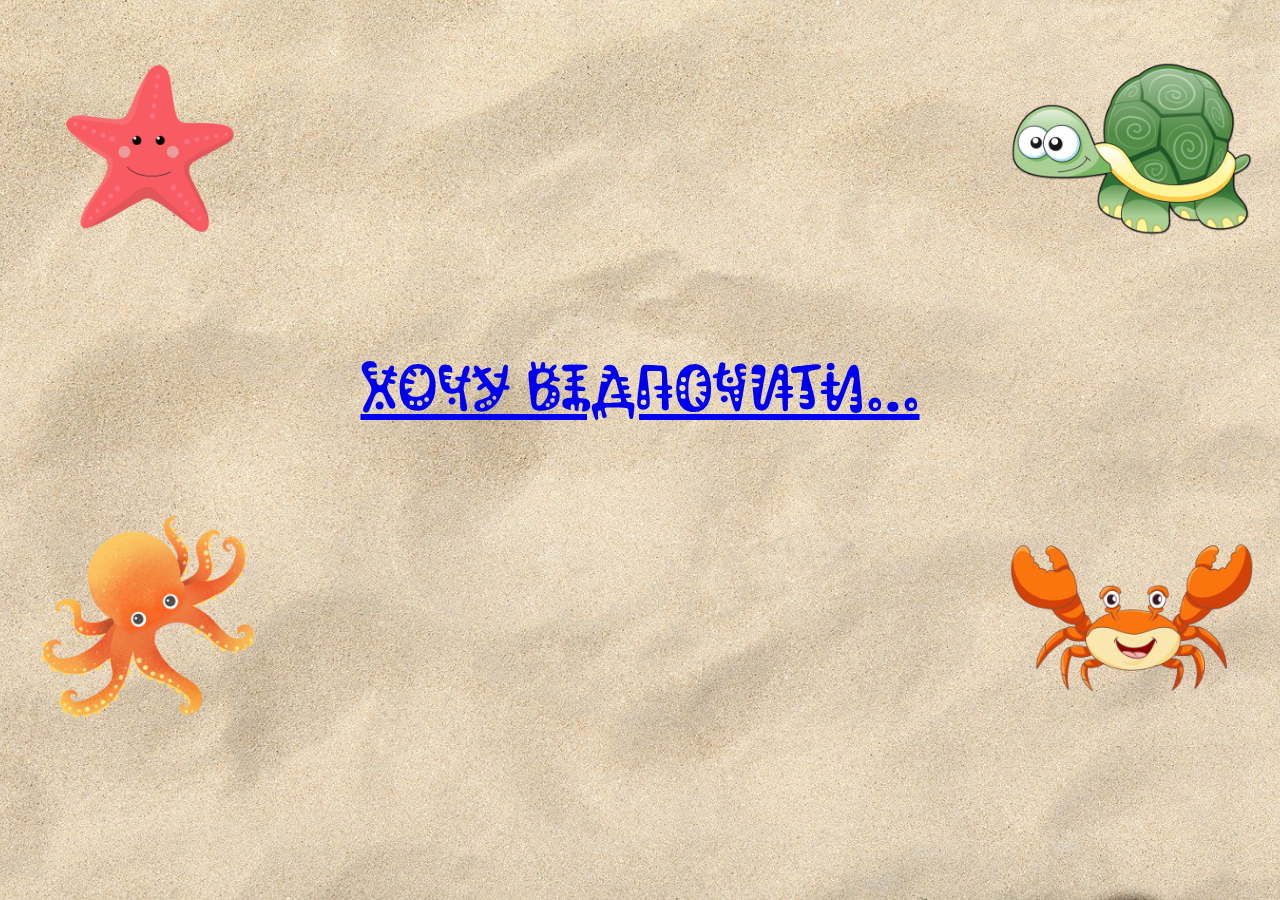
<file: index.html>
<!DOCTYPE html>
<html lang="en">

<head>
    <meta charset="UTF-8">
    <meta name="viewport" content="width=device-width, initial-scale=1.0">
    <title>Wanna Relax</title>
    <link rel="stylesheet" href="./css/reset.css">
    <link rel="stylesheet" href="./css/style.css">

</head>

<body>
    <div class="wrapper">
        <div class="wrapper__line">
            <div class="wrapper__item">
                <a href="./pages/maldives.html" class="wrapper__link">
                    <img src="./images/starfish.png" alt="starfish">
                    <div class="dream">
                        <img class="dream-img" src="./images/dream_right.png" alt="dream_right">
                        <h2 class="dream-title">
                            на мальдівах
                        </h2>
                    </div>
                </a>
            </div>
            <div class="wrapper__item wrapper__item--mod">
                <a href="./pages/bali.html" class="wrapper__link">
                    <img src="./images/turtle.png" alt="turtle">
                    <div class="dream">
                        <img class="dream-img" src="./images/dream_left.png" alt="dream_left">
                        <h2 class="dream-title">
                            на балі
                        </h2>
                    </div>
                </a>
            </div>
        </div>
        <div class="wrapper__line">
            <div class="wrapper__item wrapper__item--spec">
                <a href="#" class="wrapper__link">
                    Хочу відпочити...
                </a>
                <ul class="nav">
                    <li class="nav__item">
                        <a href="./pages/maldives.html" class="nav__link">
                            на мальдівах
                        </a>
                    </li>
                    <li class="nav__item">
                        <a href="./pages/bali.html" class="nav__link">
                            на балi
                        </a>
                    </li>
                    <li class="nav__item">
                        <a href="./pages/egypt.html" class="nav__link">
                            в єгипті
                        </a>
                    </li>
                    <li class="nav__item">
                        <a href="./pages/greece.html" class="nav__link">
                            в греції
                        </a>
                    </li>
                </ul>
            </div>
        </div>
        <div class="wrapper__line">
            <div class="wrapper__item">
                <a href="./pages/greece.html" class="wrapper__link">
                    <img src="./images/octopus.png" alt="octopus">
                    <div class="dream">
                        <img class="dream-img" src="./images/dream_right.png" alt="dream">
                        <h2 class="dream-title">
                            в греції
                        </h2>
                    </div>
                </a>
            </div>
            <div class="wrapper__item wrapper__item--mod">
                <a href="./pages/egypt.html" class="wrapper__link">
                    <img src="./images/crab.png" alt="crab">
                    <div class="dream">
                        <img class="dream-img" src="./images/dream_left.png" alt="dream_left">
                        <h2 class="dream-title">
                            в єгипті
                        </h2>
                    </div>
                </a>
            </div>
        </div>
    </div>

</html>
</file>
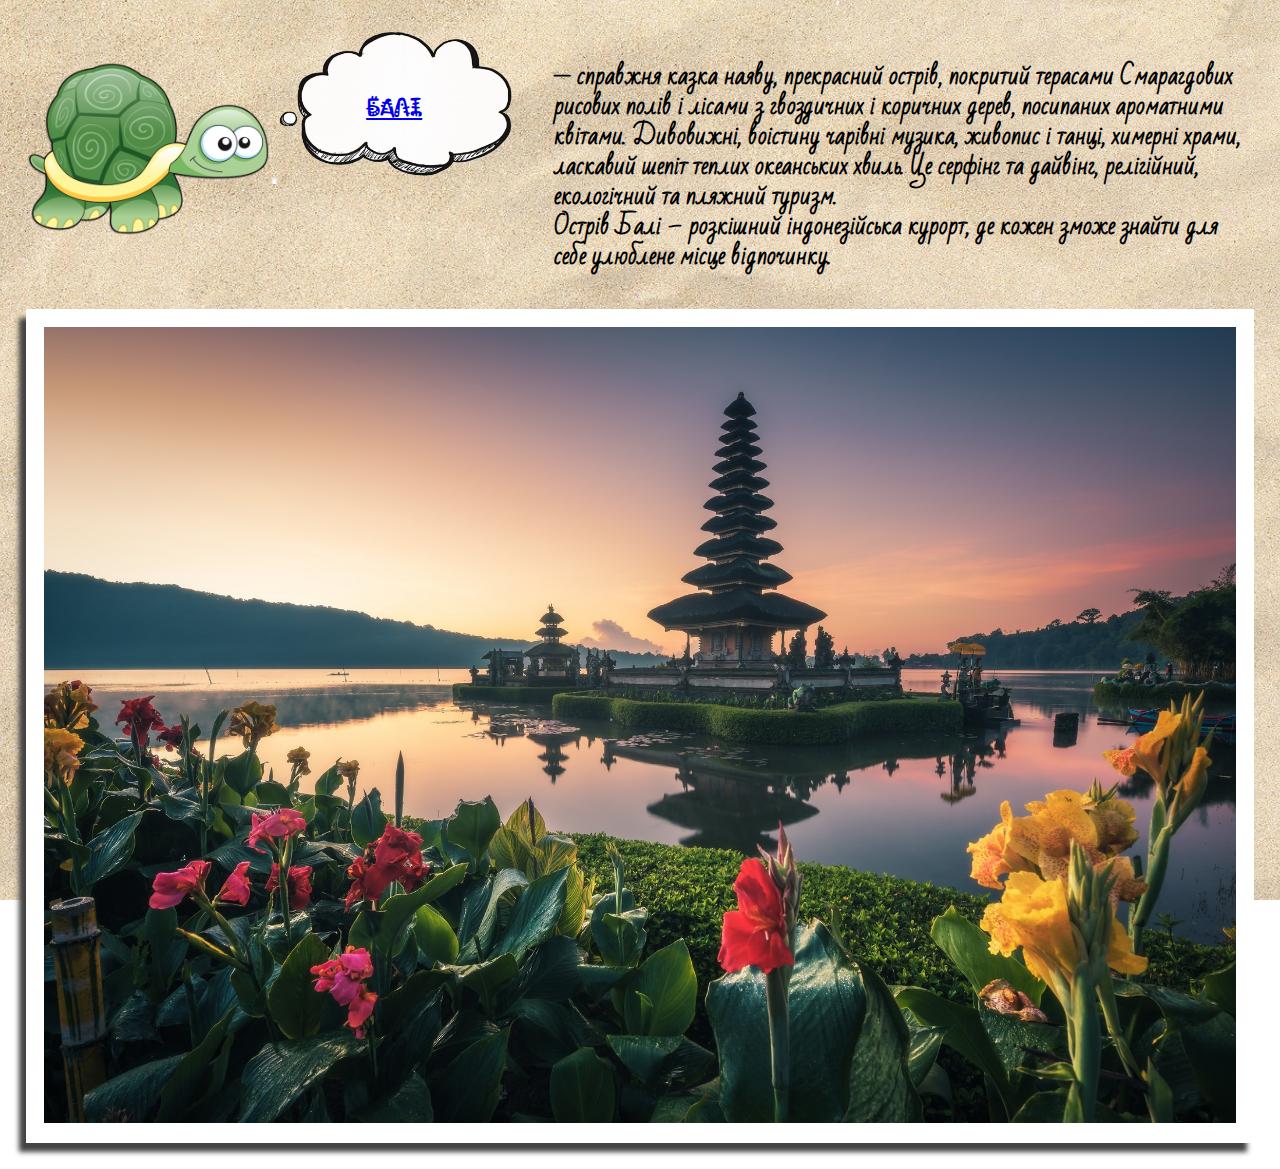
<file: pages/bali.html>
<!DOCTYPE html>
<html lang="en">

<head>
    <meta charset="UTF-8">
    <meta name="viewport" content="width=device-width, initial-scale=1.0">
    <title>Bali</title>
    <link rel="stylesheet" href="../css/reset.css">
    <link rel="stylesheet" href="../css/style.css">
</head>

<body>
    <div class="wrapper">
        <div class="wrapper__line--mod">
            <div class="wrapper__item">
                <a class="country-link" href="../index.html" title="повернутися на головну сторінку">
                    <img class="country-logo--mod" src="../images/turtle.png" alt="turtle">
                </a>
            </div>
            <div class="wrapper__item">
                <a class="country-link" href="../index.html" title="повернутися на головну сторінку">
                    <img class="country-dream" src="../images/dream_right.png" alt="dream">
                    <h2 class="dream-title">
                        балі
                    </h2>
                </a>
            </div>
            <div class="wrapper__item--add">
                <p class="country-text">
                    — справжня казка наяву, прекрасний острів, покритий терасами Смарагдових рисових полів і лісами з
                    гвоздичних і коричних дерев, посипаних ароматними квітами. Дивовижні, воістину чарівні музика,
                    живопис і танці, химерні храми, ласкавий шепіт теплих океанських хвиль. Це серфінг та дайвінг,
                    релігійний, екологічний та пляжний туризм.
                    <br>
                    Острів Балі – розкішний індонезійська курорт, де кожен зможе знайти для себе улюблене місце
                    відпочинку.
                </p>
            </div>
        </div>
        <div class="wrapper__line--mod">
            <div class="wrapper__item--full">
                <img class="country-pic" src="../images/bali.jpg" alt="bali">
            </div>
        </div>
    </div>
</body>

</html>
</file>
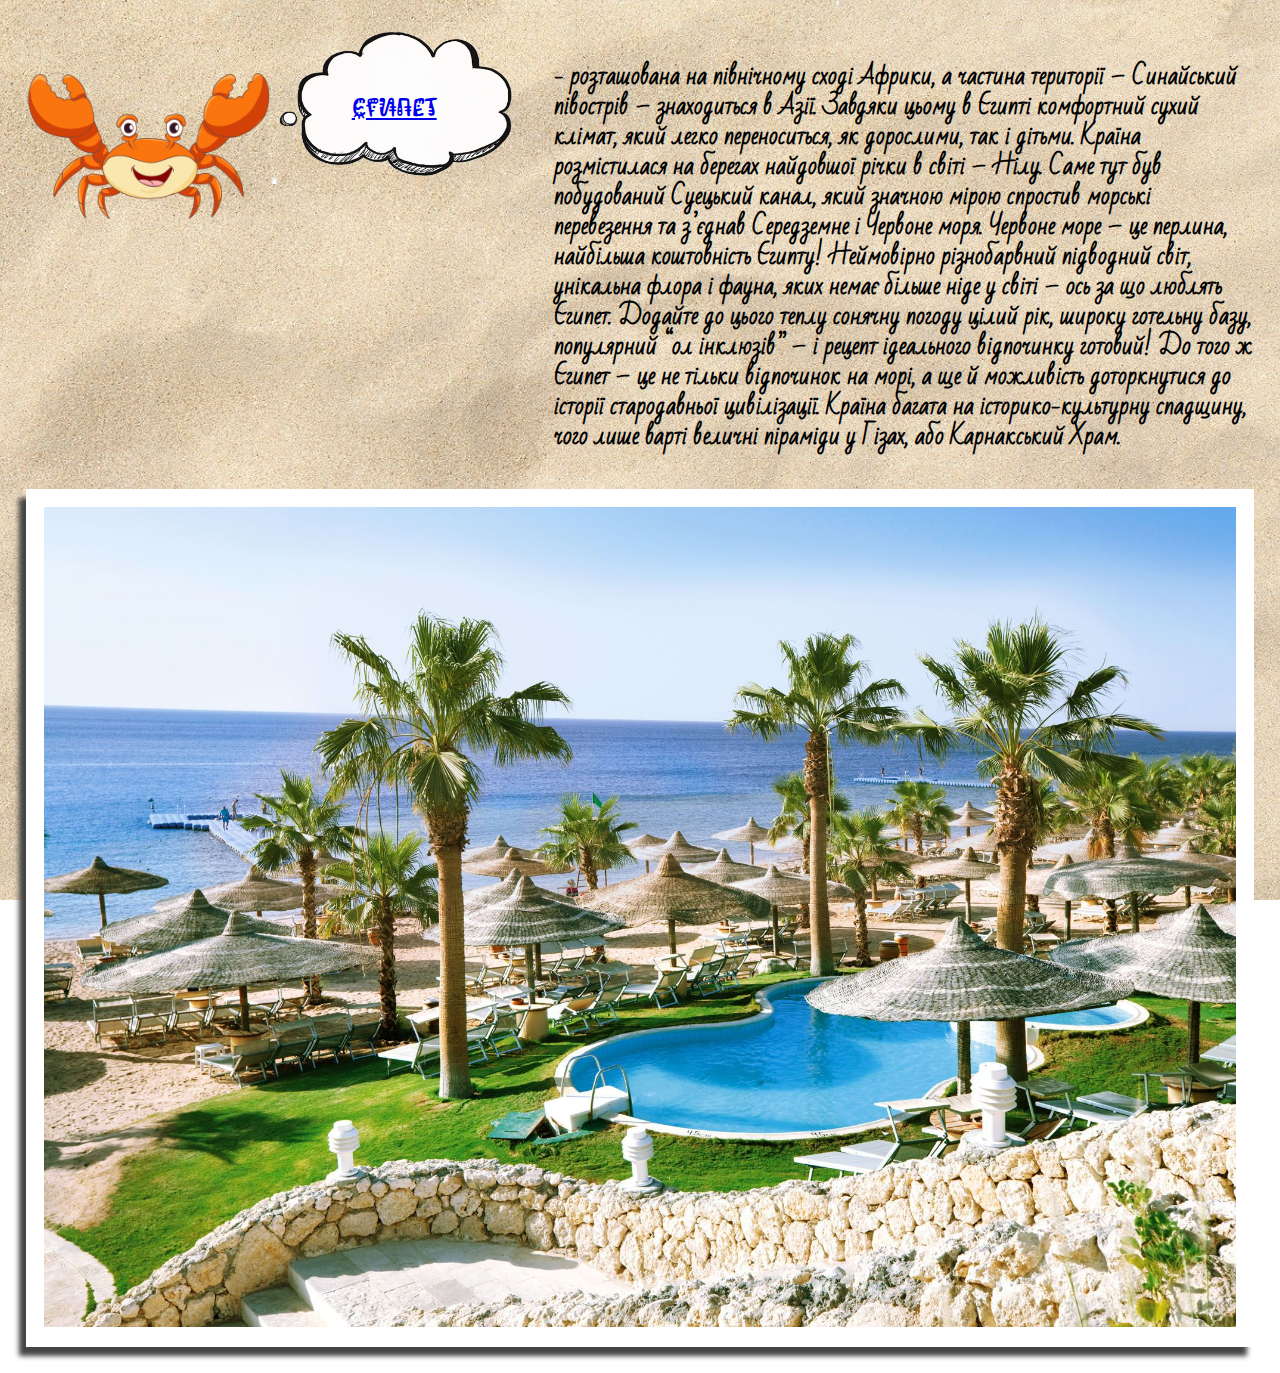
<file: pages/egypt.html>
<!DOCTYPE html>
<html lang="en">

<head>
    <meta charset="UTF-8">
    <meta name="viewport" content="width=device-width, initial-scale=1.0">
    <title>Egypt</title>
    <link rel="stylesheet" href="../css/reset.css">
    <link rel="stylesheet" href="../css/style.css">
</head>

<body>
    <div class="wrapper">
        <div class="wrapper__line--mod">
            <div class="wrapper__item">
                <a class="country-link" href="../index.html" title="повернутися на головну сторінку">
                    <img class="country-logo" src="../images/crab.png" alt="crab">
                </a>
            </div>
            <div class="wrapper__item">
                <a class="country-link" href="../index.html" title="повернутися на головну сторінку">
                    <img class="country-dream" src="../images/dream_right.png" alt="dream">
                    <h2 class="dream-title">
                        єгипет
                    </h2>
                </a>
            </div>
            <div class="wrapper__item--add">
                <p class="country-text">
                    - розташована на північному сході Африки, а частина території – Синайський півострів – знаходиться в
                    Азії. Завдяки цьому в Єгипті комфортний сухий клімат, який легко переноситься, як дорослими, так і
                    дітьми. Країна розмістилася на берегах найдовшої річки в світі – Нілу. Саме тут був побудований
                    Суецький канал, який значною мірою спростив морські перевезення та з’єднав Середземне і Червоне
                    моря. Червоне море – це перлина, найбільша коштовність Єгипту! Неймовірно різнобарвний підводний
                    світ, унікальна флора і фауна, яких немає більше ніде у світі – ось за що люблять Єгипет. Додайте до
                    цього теплу сонячну погоду цілий рік, широку готельну базу, популярний “ол інклюзів” – і рецепт
                    ідеального відпочинку готовий! До того ж Єгипет – це не тільки відпочинок на морі, а ще й можливість
                    доторкнутися до історії стародавньої цивілізації. Країна багата на історико-культурну спадщину, чого
                    лише варті величні піраміди у Гізах, або Карнакський Храм.
                </p>
            </div>
        </div>
        <div class="wrapper__line--mod">
            <div class="wrapper__item--full">
                <img class="country-pic" src="../images/egypt.jpg" alt="egypt">
            </div>
        </div>
    </div>
</body>

</html>
</file>
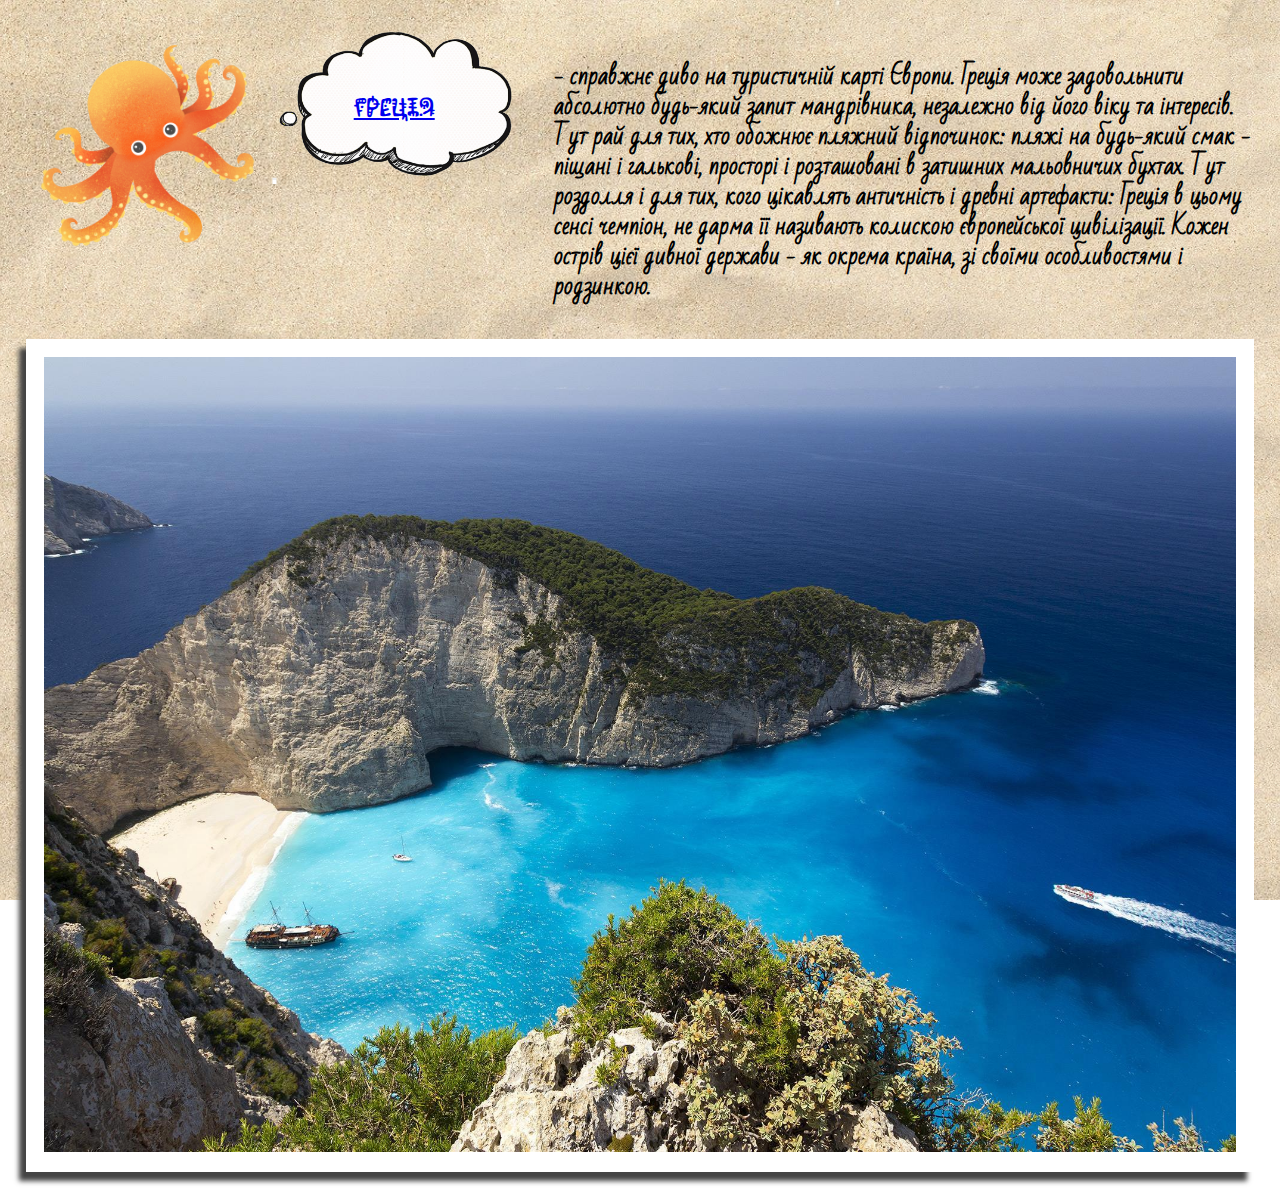
<file: pages/greece.html>
<!DOCTYPE html>
<html lang="en">

<head>
    <meta charset="UTF-8">
    <meta name="viewport" content="width=device-width, initial-scale=1.0">
    <title>Greece</title>
    <link rel="stylesheet" href="../css/reset.css">
    <link rel="stylesheet" href="../css/style.css">
</head>

<body>
    <div class="wrapper">
        <div class="wrapper__line--mod">
            <div class="wrapper__item">
                <a class="country-link" href="../index.html" title="повернутися на головну сторінку">
                    <img class="country-logo" src="../images/octopus.png" alt="octopus">
                </a>
            </div>
            <div class="wrapper__item">
                <a class="country-link" href="../index.html" title="повернутися на головну сторінку">
                    <img class="country-dream" src="../images/dream_right.png" alt="dream">
                    <h2 class="dream-title">
                        греція
                    </h2>
                </a>
            </div>
            <div class="wrapper__item--add">
                <p class="country-text">
                    - справжнє диво на туристичній карті Європи. Греція може задовольнити абсолютно будь-який запит мандрівника, незалежно від його віку та інтересів. Тут рай для тих, хто обожнює пляжний відпочинок: пляжі на будь-який смак - піщані і галькові, просторі і розташовані в затишних мальовничих бухтах. Тут роздолля і для тих, кого цікавлять античність і древні артефакти: Греція в цьому сенсі чемпіон, не дарма її називають колискою європейської цивілізації. Кожен острів цієї дивної держави - як окрема країна, зі своїми особливостями і родзинкою.
                </p>
            </div>
        </div>
        <div class="wrapper__line--mod">
            <div class="wrapper__item--full">
                <img class="country-pic" src="../images/greece.jpg" alt="greece">
            </div>
        </div>
    </div>
</body>

</html>
</file>
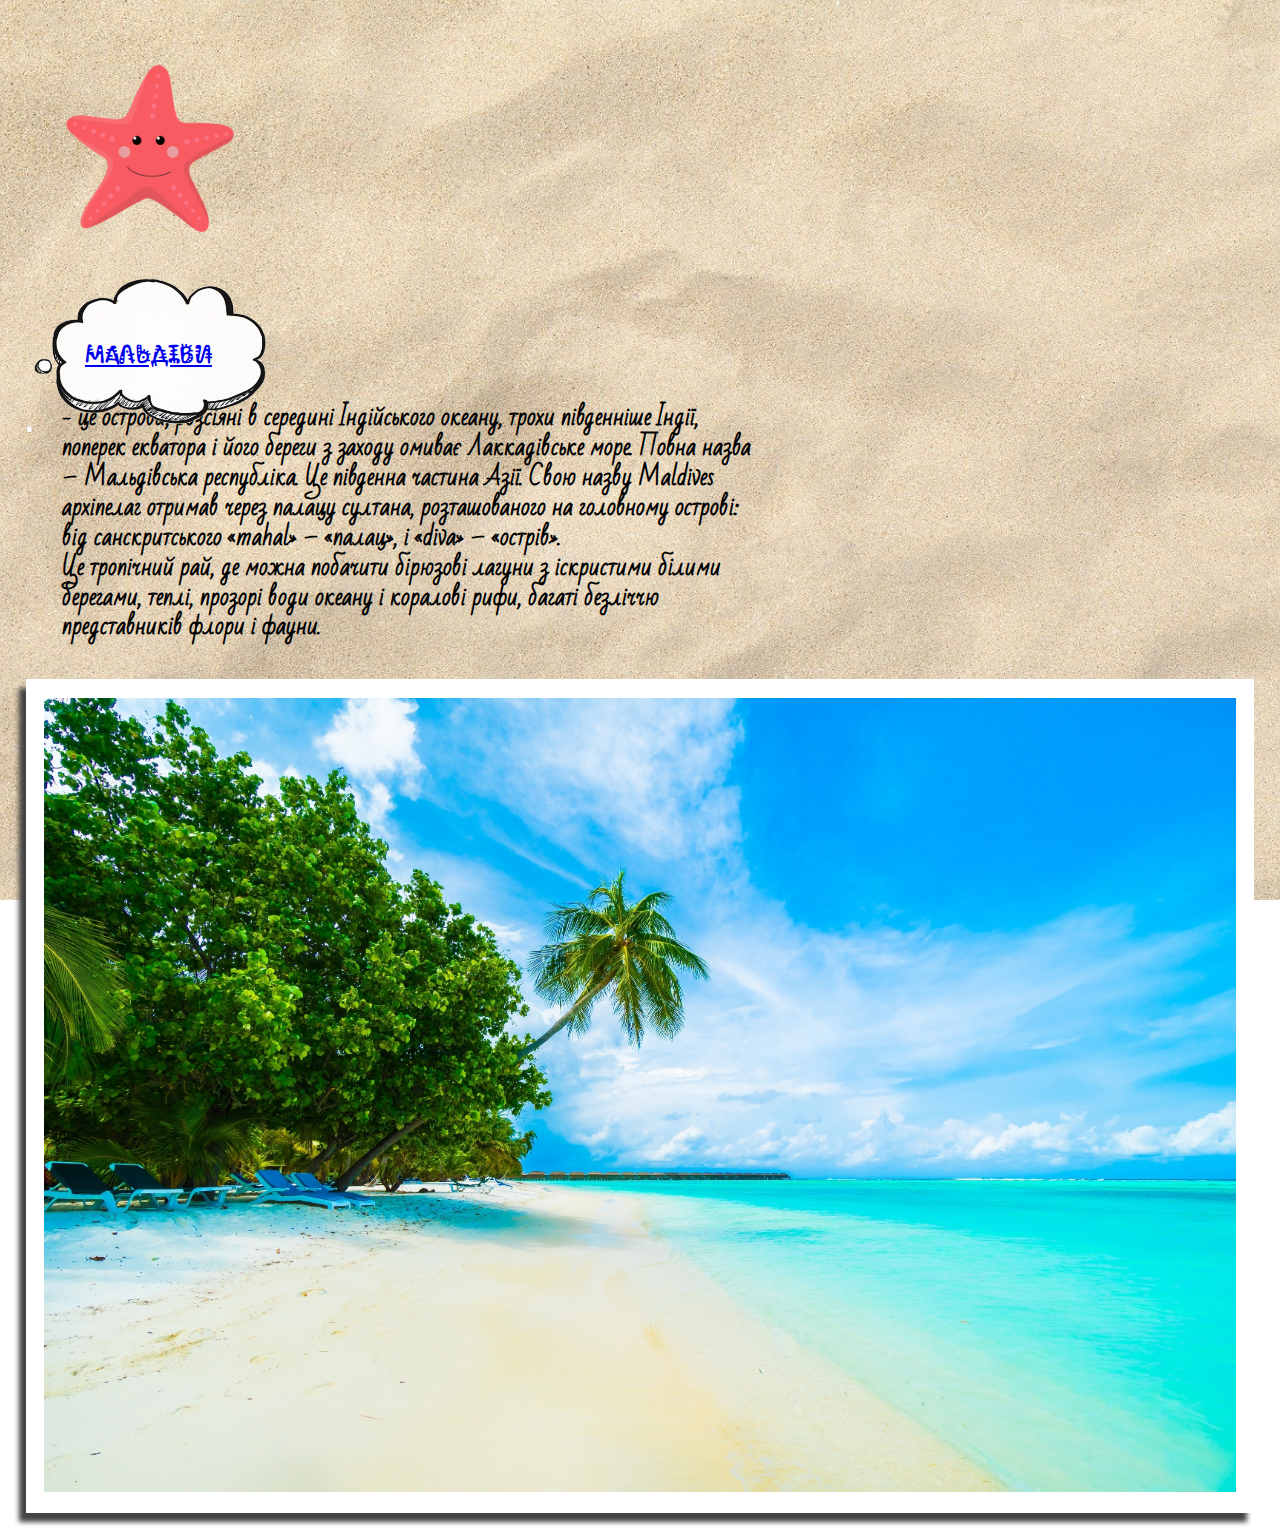
<file: pages/maldives.html>
<!DOCTYPE html>
<html lang="en">

<head>
    <meta charset="UTF-8">
    <meta name="viewport" content="width=device-width, initial-scale=1.0">
    <title>Maldives</title>
    <link rel="stylesheet" href="../css/reset.css">
    <link rel="stylesheet" href="../css/style.css">
</head>

<body>
    <div class="wrapper">
        <div class="wrapper__line-mod">
            <div class="wrapper__item">
                <a class="country-link" href="../index.html" title="повернутися на головну сторінку">
                    <img class="country-logo" src="../images/starfish.png" alt="starfish">
                </a>
            </div>
            <div class="wrapper__item">
                <a class="country-link" href="../index.html" title="повернутися на головну сторінку">
                    <img class="country-dream" src="../images/dream_right.png" alt="dream">
                    <h2 class="dream-title">
                        мальдіви
                    </h2>
                </a>
            </div>
            <div class="wrapper__item--add">
                <p class="country-text">
                    - це острови, розсіяні в середині Індійського океану, трохи південніше Індії, поперек екватора і
                    його
                    береги з заходу омиває Лаккадівське море. Повна назва – Мальдівська республіка. Це південна частина
                    Азії. Свою назву Maldives архіпелаг отримав через палацу султана, розташованого на головному
                    острові: від санскритського «mahal» – «палац», і «diva» – «острів».
                    <br>
                    Це тропічний рай, де можна побачити бірюзові лагуни з іскристими білими берегами, теплі,
                    прозорі води океану і коралові рифи, багаті безліччю представників флори і фауни.
                </p>
            </div>
        </div>
        <div class="wrapper__line-mod">
            <div class="wrapper__item--full">
                <img class="country-pic" src="../images/maldives.jpg" alt="maldives">
            </div>
        </div>
    </div>
</body>

</html>
</file>
<file: css/style.css>
@import url('https://fonts.googleapis.com/css2?family=Bad+Script&family=Kablammo&display=swap');

/* 1 */
body {
    font-family: "Kablammo", cursive, Arial, Helvetica, sans-serif;
    background: url("../images/sand.jpg") no-repeat center center fixed;
    background-size: cover;
    padding: 2%;
}

/* 1 */
img {
    width: 100%;
}

/* 10 */
.wrapper__line {
    display: flex;
    justify-content: space-between;
}

/* 10 */
.wrapper__item {
    position: relative;
    width: 20%;
}

/* 10 */
.wrapper__item--spec {
    width: 100%;
    padding: 80px 0;

    font-family: "Kablammo";
    font-size: 5vw;
    color: #000080;
    text-align: center;
}

/* 10 */
.dream {
    display: none;
}

/* 30 */
.wrapper__item:hover .dream {
    display: inline;
    position: absolute;
    width: 100%;
}

/* 30 */
.wrapper__item--mod:hover .dream {
    right: 100%;
}

/* 10 */
.dream-title {
    margin-top: -38%;
    text-align: center;
    font-size: 2vw;
}

/* 10 */
.wrapper__link {
    transition: all 3s;
}

/* 30 */
.wrapper__item--spec:hover .wrapper__link {
    display: block;
    font-size: 8vw;
    color: #d37325;
    transition: all 1s;
}

/* 30 */
.wrapper__item--spec:hover .nav__link {
    display: inline;
}

/* 30 */
.wrapper__item--spec:hover .nav {
    position: fixed;
    width: 100%;
}

/* 10 */
.nav__link {
    display: none;
    font-size: 3vw;
    color: #026925;
    transition: all 3s;
}

/* 20 */
.nav__link:hover {
    font-size: 5vw;
    color: #a34f4f;
    transition: all 1s;
}

/* 10 */
.wrapper__line--mod {
    display: flex;
    flex-direction: row;
}

/* 10 */
.wrapper__item--add {
    width: 60%;
    padding: 3% 0 3% 3%;
}

/* 10 */
.country-text {
    font-family: "Bad Script";
    font-size: 1.8vw;
    font-weight: 600;
    line-height: 1.3;
}

/* 10 */
.wrapper__item--full {
    background-color: #fff;
    box-shadow: -7px 9px 5px #444444;
    padding: 1.5%;
}

/* 10 */
.country-logo--mod {
    transform: scaleX(-1);
}

/* 11 */
body:active {
    display: block;
    background: url("../images/water.jpg") no-repeat center center fixed;
    background-size: cover;
    transition: all 1s;
}
</file>
